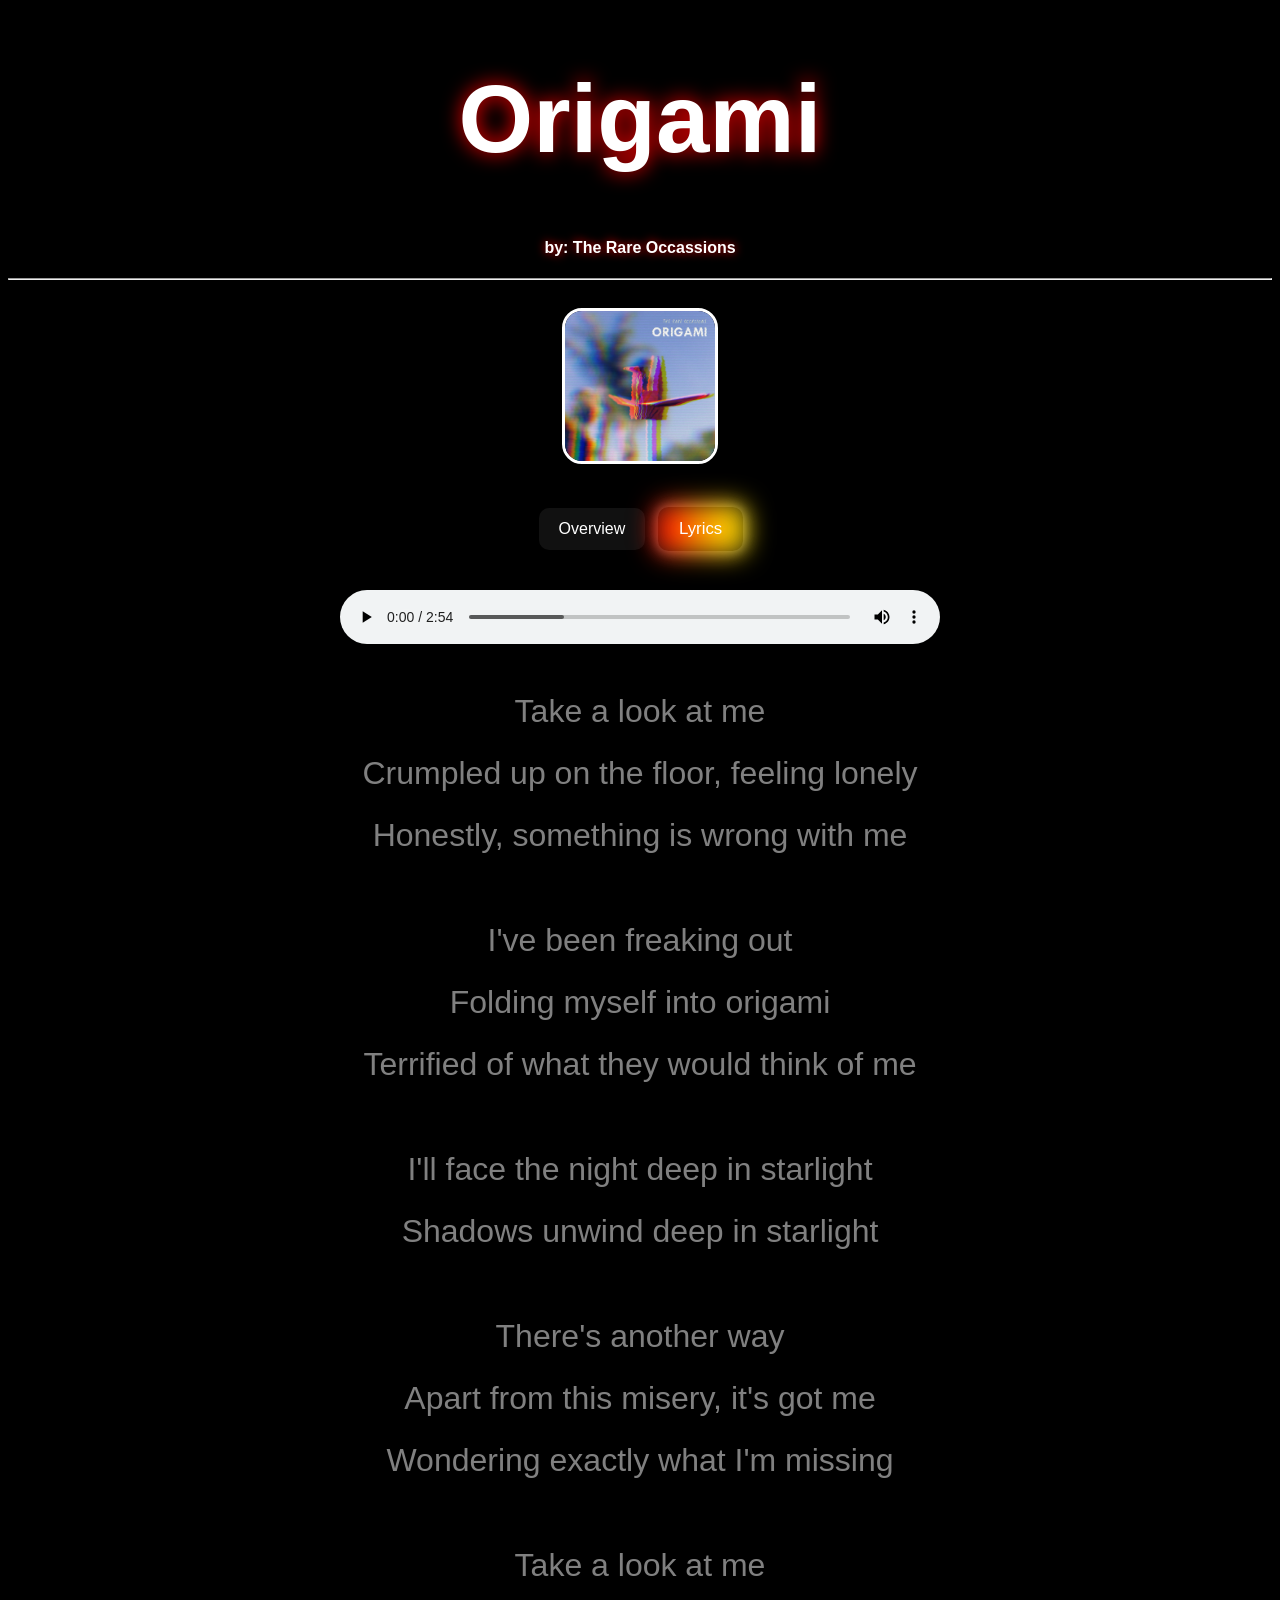
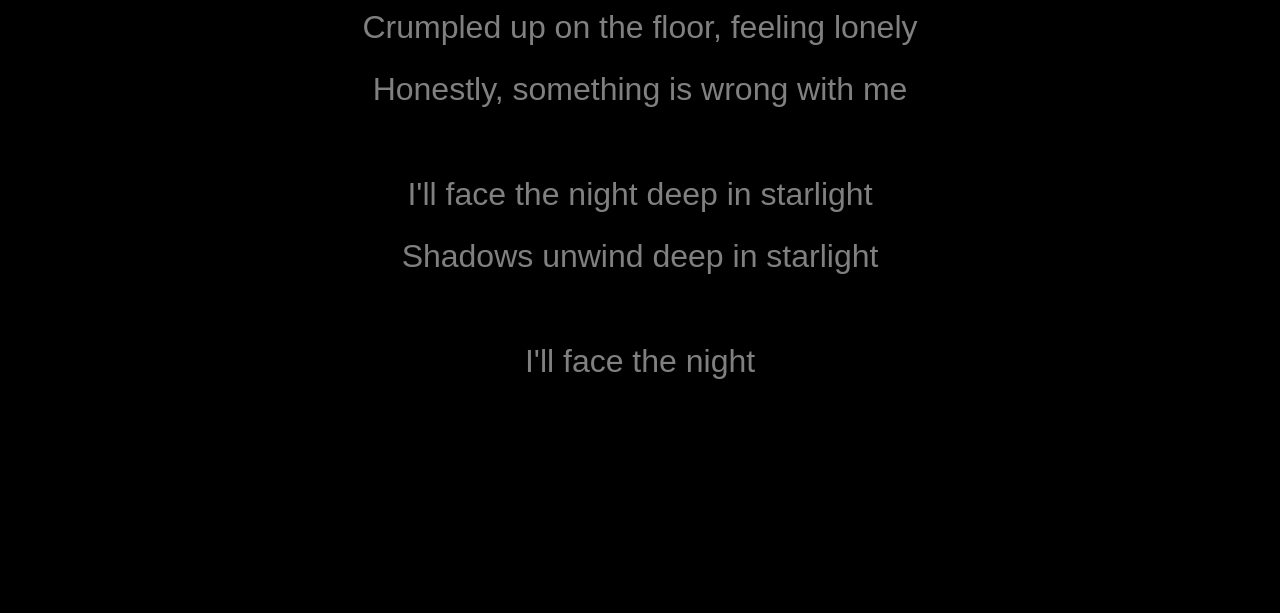
<file: index.html>
<!DOCTYPE html>
<html lang="en">
<head>
    <meta charset="UTF-8">
    <meta name="viewport" content="width=device-width, initial-scale=1.0">
    <title>Song lyrics</title>
    <link rel="stylesheet" href="style.css">
</head>
    <body>
        <h1>Origami</h1>
        <h4>by: The Rare Occassions</h4>
        <hr>

    <a href="https://youtu.be/y1uzBncUsQQ?si=Jy27hVECbChrlTst" target="_blank">
        <img src="origami cover.png"
             alt="Origami Cover"
             height="150">
    </a>

    <div class="pagination">
        <a href="Overview.html">Overview</a>
        <a href="Lyrics.html" class="active-page">Lyrics</a>
    </div>

    <audio id="player" controls>
        <source src="The Rare Occasions  Origami (Lyric Video).mp3" type="audio/mpeg">
    </audio>

    <div id="lyrics">

        <p data-time="12">Take a look at me</p>
        <p data-time="14.5">Crumpled up on the floor, feeling lonely</p>
        <p data-time="18">Honestly, something is wrong with me</p>

        <br>

        <p data-time="27">I've been freaking out</p>
        <p data-time="29">Folding myself into origami</p>
        <p data-time="35">Terrified of what they would think of me</p>

        <br>

        <p data-time="43">I'll face the night deep in starlight</p>
        <p data-time="51">Shadows unwind deep in starlight</p>

        <br>

        <p data-time="64">There's another way</p>
        <p data-time="66">Apart from this misery, it's got me</p>
        <p data-time="72">Wondering exactly what I'm missing</p>

        <br>

        <p data-time="79">Take a look at me</p>
        <p data-time="81">Crumpled up on the floor, feeling lonely</p>
        <p data-time="87">Honestly, something is wrong with me</p>

        <br>

        <p data-time="95">I'll face the night deep in starlight</p>
        <p data-time="103">Shadows unwind deep in starlight</p>

        <br>

        <p data-time="114">I'll face the night</p>

    </div>

    <script>

        const audio = document.getElementById("player");
        const lyrics = document.querySelectorAll("#lyrics p");

        audio.addEventListener("timeupdate", () => {

            const currentTime = audio.currentTime;

            lyrics.forEach(line => {
                line.classList.remove("active");
            });

            for(let i = lyrics.length - 1; i >= 0; i--){

                const lyricTime =
                    Number(lyrics[i].dataset.time);

                if(currentTime >= lyricTime){

                    lyrics[i].classList.add("active");

                    lyrics[i].scrollIntoView({
                        behavior: "smooth",
                        block: "center"
                    });

                    break;
                }
            }
        });

    </script>

</body>
</html>
</file>
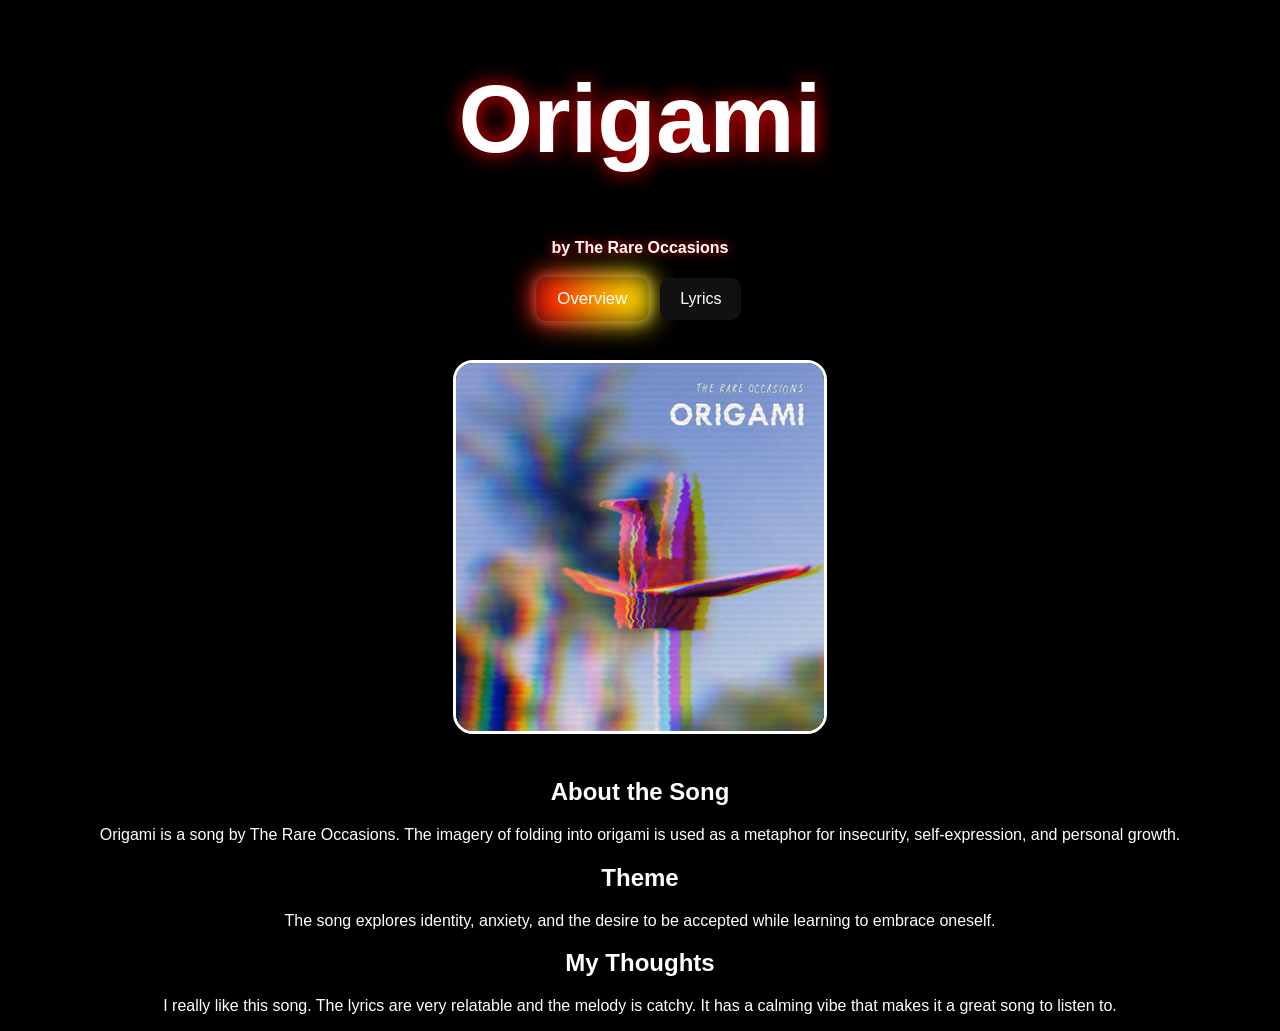
<file: Overview.html>
<!DOCTYPE html>
<html lang="en">
<head>
    <meta charset="UTF-8">
    <meta name="viewport" content="width=device-width, initial-scale=1.0">
    <title>Origami | Overview</title>
    <link rel="stylesheet" href="style.css">
</head>
<body>

    <header>
        <h1>Origami</h1>
        <h4>by The Rare Occasions</h4>
    </header>

    <nav class="pagination">
        <a href="Overview.html" class="active-page">Overview</a>
        <a href="Lyrics.html">Lyrics</a>
    </nav>

    <section class="hero">

        <a href="https://youtu.be/y1uzBncUsQQ?si=Jy27hVECbChrlTst" target="_blank">
            <img src="origami cover.png" alt="Origami Cover">
        </a>

        <div class="info-card">
            <h2>About the Song</h2>

            <p>
                Origami is a song by The Rare Occasions. The imagery
                of folding into origami is used as a metaphor for
                insecurity, self-expression, and personal growth.
            </p>

            <h2>Theme</h2>

            <p>
                The song explores identity, anxiety, and the desire
                to be accepted while learning to embrace oneself.
            </p>

            <h2>My Thoughts</h2>

            <p>
                I really like this song. The lyrics are very relatable
                and the melody is catchy. It has a calming vibe that
                makes it a great song to listen to.
            </p>
        </div>

    </section>

</body>
</html>
</file>
<file: style.css>
body{
    background:black;
    color:white;
    text-align:center;
    font-family:Arial, Helvetica, sans-serif;
}

h1{
    font-size:6rem;
    text-shadow:0 0 20px red;
}

h4{
    text-shadow:0 0 10px red;
}

img{
    border-radius:20px;
    border:3px solid white;
    margin:20px;
}

img{
    border-radius: 20px;
    border: 3px solid white;
    transition: 0.3s;
}

img:hover{
    box-shadow:
        0 0 15px red,
        0 0 30px blue,
        0 0 45px lime;
    transform: scale(1.03);
}

audio{
    margin:20px;
    width:80%;
    max-width:600px;
}

.pagination{
    display:flex;
    justify-content:center;
    gap:15px;
    margin:20px;
}

/* RGB Glow Buttons */

.pagination a{
    position: relative;
    padding: 12px 20px;
    color: white;
    text-decoration: none;
    background: #111;
    border-radius: 10px;
    transition: 0.3s;
    z-index: 1;
}

/* RGB layer */
.pagination a::before{
    content: "";
    position: absolute;
    inset: -3px;
    border-radius: 12px;

    background: linear-gradient(
        90deg,
        red,
        orange,
        yellow,
        lime,
        cyan,
        blue,
        violet,
        red
    );

    background-size: 400%;
    animation: rgb 8s linear infinite;

    z-index: -1;

    /* Hidden by default */
    opacity: 0;
    filter: blur(12px);

    transition: opacity 0.3s ease;
}

.pagination a:hover::before,
.pagination a.active-page::before{
    opacity: 1;
}

.pagination a:hover,
.pagination a.active-page{
    transform: scale(1.05);

    box-shadow:
        0 0 10px rgba(255,255,255,.4),
        0 0 20px rgba(255,255,255,.2);
}

@keyframes rgb{
    from{
        background-position: 0%;
    }
    to{
        background-position: 400%;
    }
}

.pagination a:hover{
    transform:scale(1.05);
}

audio{
    transition: 0.3s;
}

audio:hover{
    box-shadow:
        0 0 15px red,
        0 0 30px blue,
        0 0 45px lime;

    border-radius: 30px;
}

#lyrics{
    width:80%;
    margin:auto;
    padding-bottom:200px;
}

#lyrics p{
    color:gray;
    font-size:2rem;
    transition:.3s;
    margin:25px 0;
}

#lyrics p.active{
    color:white;

    text-shadow:
        0 0 10px red,
        0 0 20px blue,
        0 0 30px lime;

    transform:scale(1.1);
}

.active-page{
    box-shadow:
        0 0 10px red,
        0 0 20px blue,
        0 0 30px lime;
}
</file>
